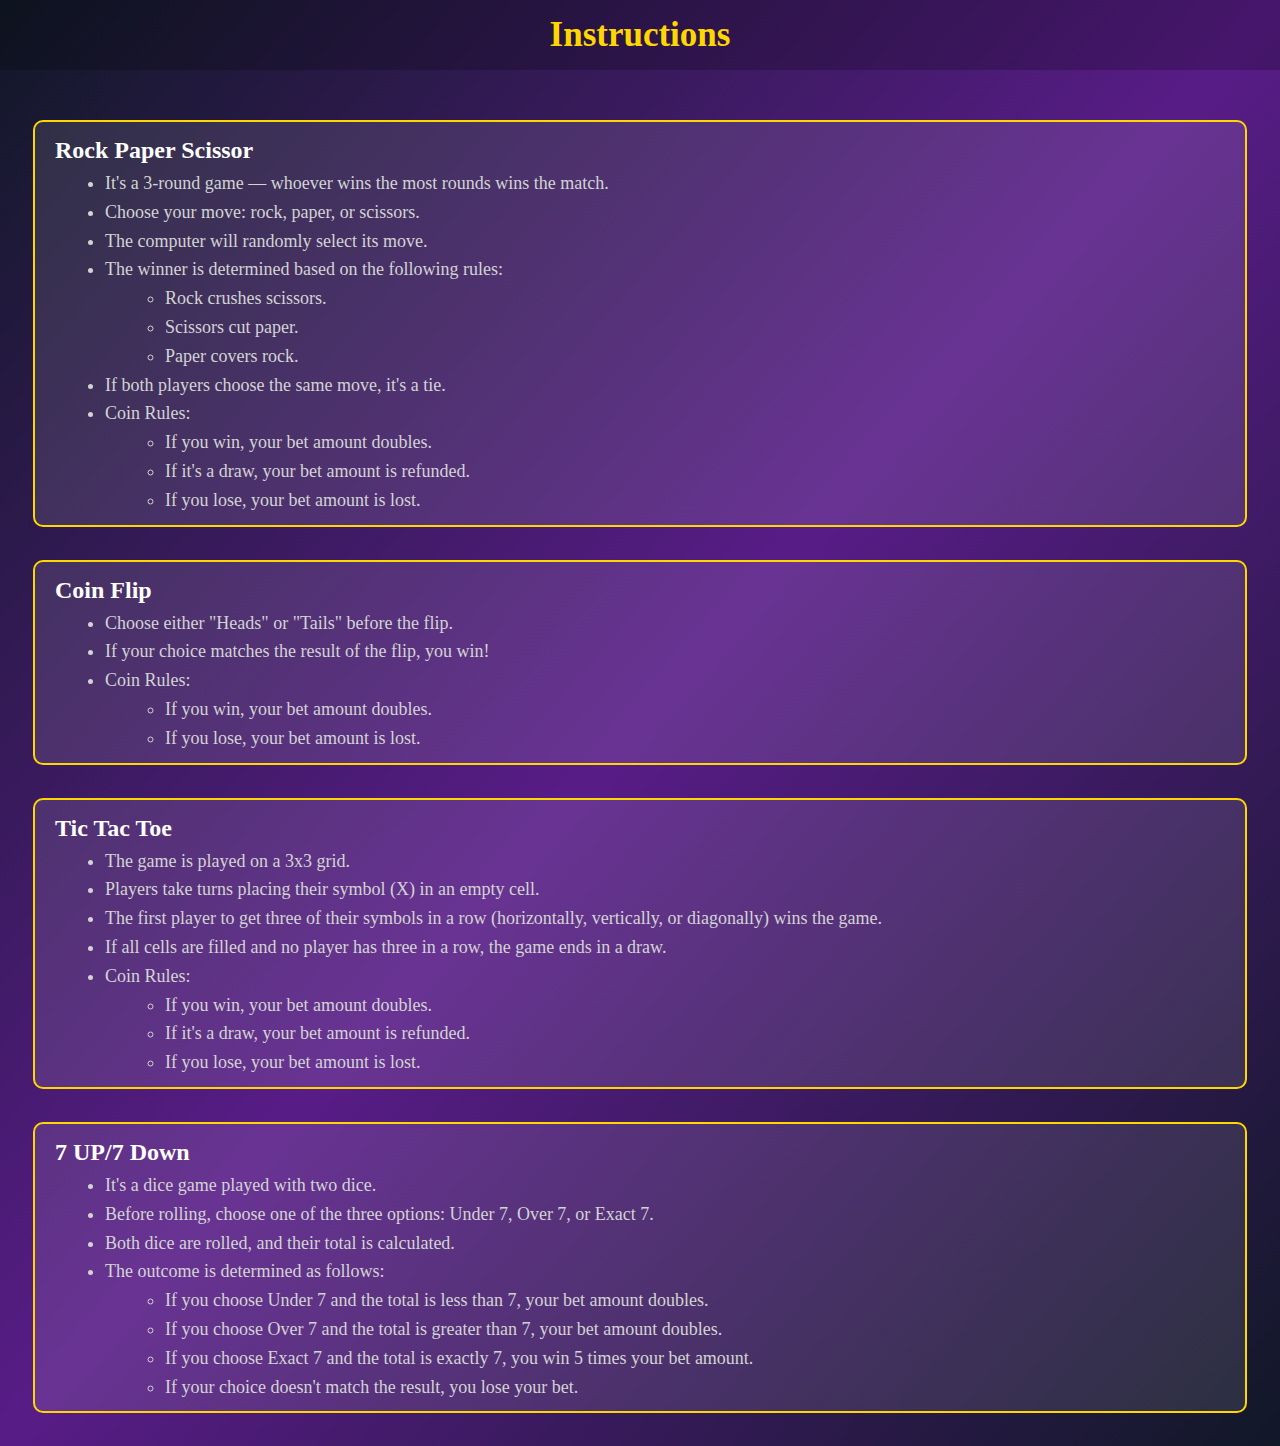
<file: Instruction.html>
<!DOCTYPE html>
<html lang="en">

<head>
    <meta charset="UTF-8">
    <meta name="viewport" content="width=device-width, initial-scale=1.0">
    <title>Document</title>
    <link rel="stylesheet" href="Instructions.css">
</head>

<body>
    <header>Instructions</header>
    <div class="box">
        <h2>Rock Paper Scissor</h2>
        <ul>
            <li>It's a 3-round game — whoever wins the most rounds wins the match.</li>
            <li>Choose your move: rock, paper, or scissors.</li>
            <li>The computer will randomly select its move.</li>
            <li>The winner is determined based on the following rules:
                <ul>
                    <li>Rock crushes scissors.</li>
                    <li>Scissors cut paper.</li>
                    <li>Paper covers rock.</li>
                </ul>
            </li>
            <li>If both players choose the same move, it's a tie.</li>
            <li>Coin Rules:
                <ul>
                    <li>If you win, your bet amount doubles.</li>
                    <li>If it's a draw, your bet amount is refunded.</li>
                    <li>If you lose, your bet amount is lost.</li>
                </ul>
            </li>
        </ul>
    </div>
    <div class="box">
        <h2>Coin Flip</h2>
        <ul>
            <li>Choose either "Heads" or "Tails" before the flip.</li>
            <li>If your choice matches the result of the flip, you win!</li>
            <li>Coin Rules:
                <ul>
                    <li>If you win, your bet amount doubles.</li>
                    <li>If you lose, your bet amount is lost.</li>
                </ul>
            </li>
    </div>
    <div class="box">
        <h2>Tic Tac Toe</h2>
        <ul>
            <li>The game is played on a 3x3 grid.</li>
            <li>Players take turns placing their symbol (X) in an empty cell.</li>
            <li>The first player to get three of their symbols in a row (horizontally, vertically, or diagonally) wins
                the game.</li>
            <li>If all cells are filled and no player has three in a row, the game ends in a draw.</li>
            <li>Coin Rules:
                <ul>
                    <li>If you win, your bet amount doubles.</li>
                    <li>If it's a draw, your bet amount is refunded.</li>
                    <li>If you lose, your bet amount is lost.</li>
                </ul>
            </li>
    </div>
    <div class="box">
        <h2>7 UP/7 Down</h2>
        <ul>
            <li>It's a dice game played with two dice.</li>
            <li>Before rolling, choose one of the three options: Under 7, Over 7, or Exact 7.</li>
            <li>Both dice are rolled, and their total is calculated.</li>
            <li>The outcome is determined as follows:
                <ul>
                    <li>If you choose Under 7 and the total is less than 7, your bet amount doubles.</li>
                    <li>If you choose Over 7 and the total is greater than 7, your bet amount doubles.</li>
                    <li>If you choose Exact 7 and the total is exactly 7, you win 5 times your bet amount.</li>
                    <li>If your choice doesn't match the result, you lose your bet.</li>
                </ul>
            </li>
        </ul>
    </div>
</body>

</html>
</file>
<file: Instructions.css>
*{
    margin: 0; 
    border: border-box; 
}

body{
    background: linear-gradient(to bottom right, #111827, #581c87, #111827);
}

header{
    display: flex;
    justify-content: center;
    align-items: center;
    font-size: 35px;
    font-weight: bold;
    color: #FFD700;
    padding: 5px;
    background-color: rgba(0, 0, 0, 0.2);
    height: 60px;
    margin-bottom: 50px;
}

h2{
    padding: 5px;
    margin-left: 5px;
    color: white;
}

.box{
    border: 2px solid #FFD700;
    border-radius: 10px;
    margin: 33px;
    padding: 10px;
    background-color: rgba(255, 255, 255, 0.1);
    transition: transform 0.3s ease;

}

.box:hover{
    transform: scale(1.02);
}

ul,li{
    color: lightgray;
    font-size: 18px;
    margin-left: 10px;
    line-height: 1.6;
}

a{
    color: white;
    text-decoration: none;
    font-size: 15px;
    font-weight: 100;
    position:absolute;
    left: 12px;
    border: 1px solid;
    border-color: rgba(126, 34, 206, 0.5);
    padding: 5px 10px;
    background-color: rgba(88, 28, 135, 0.5);
}

a:hover{
    background-color: rgba(126, 34, 206, 0.5);
    transition: 0.3s;
    border: 1px solid white;
}
</file>
